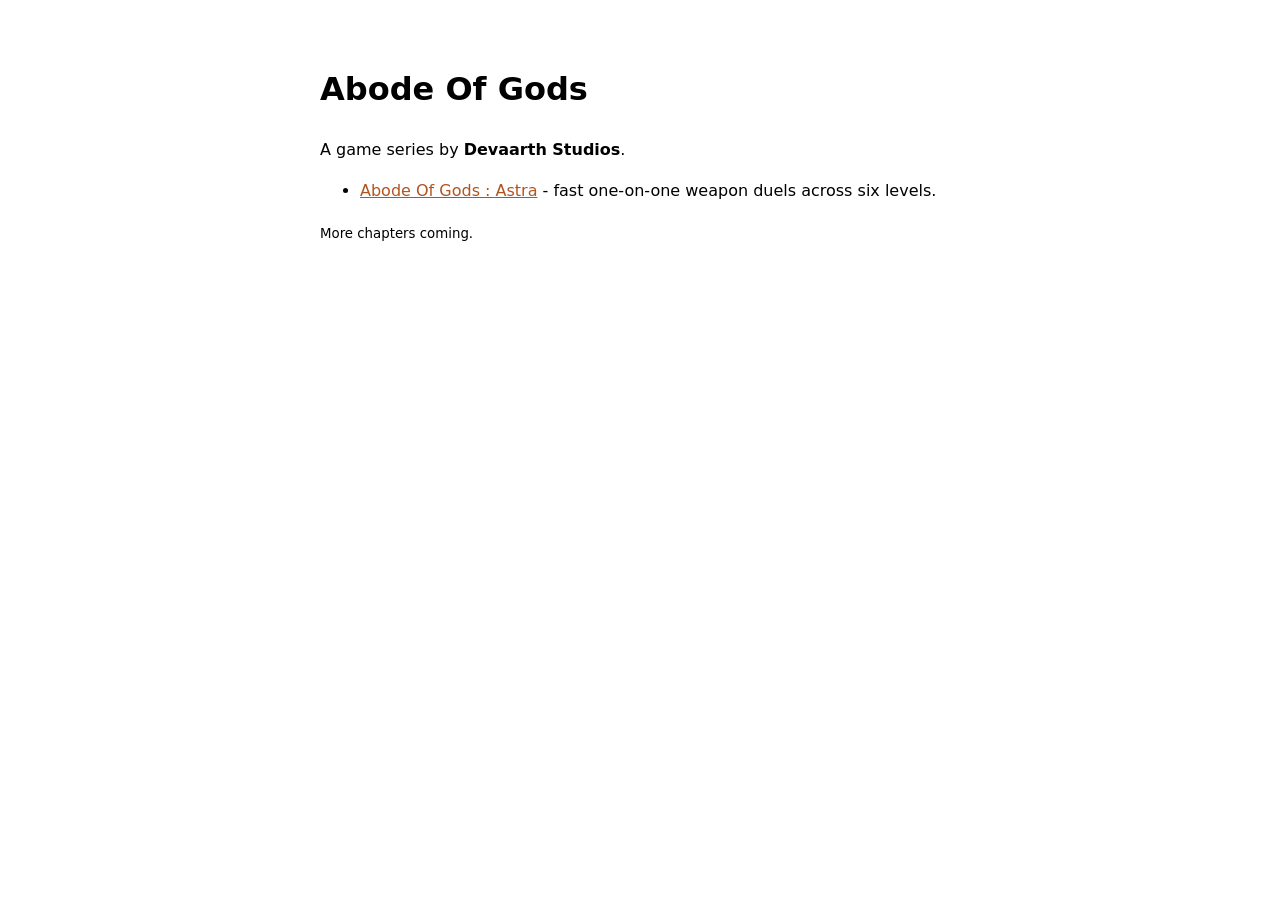
<file: index.html>
<!DOCTYPE html>
<html lang="en">
<head>
<meta charset="utf-8">
<meta name="viewport" content="width=device-width, initial-scale=1">
<title>Abode Of Gods by Devaarth Studios</title>
<style>body{font-family:system-ui,sans-serif;max-width:640px;margin:4rem auto;padding:0 1rem;line-height:1.6}a{color:#b3541e}</style>
</head>
<body>
<h1>Abode Of Gods</h1>
<p>A game series by <strong>Devaarth Studios</strong>.</p>
<ul>
<li><a href="Astra/">Abode Of Gods : Astra</a> - fast one-on-one weapon duels across six levels.</li>
</ul>
<p><small>More chapters coming.</small></p>
</body>
</html>
</file>
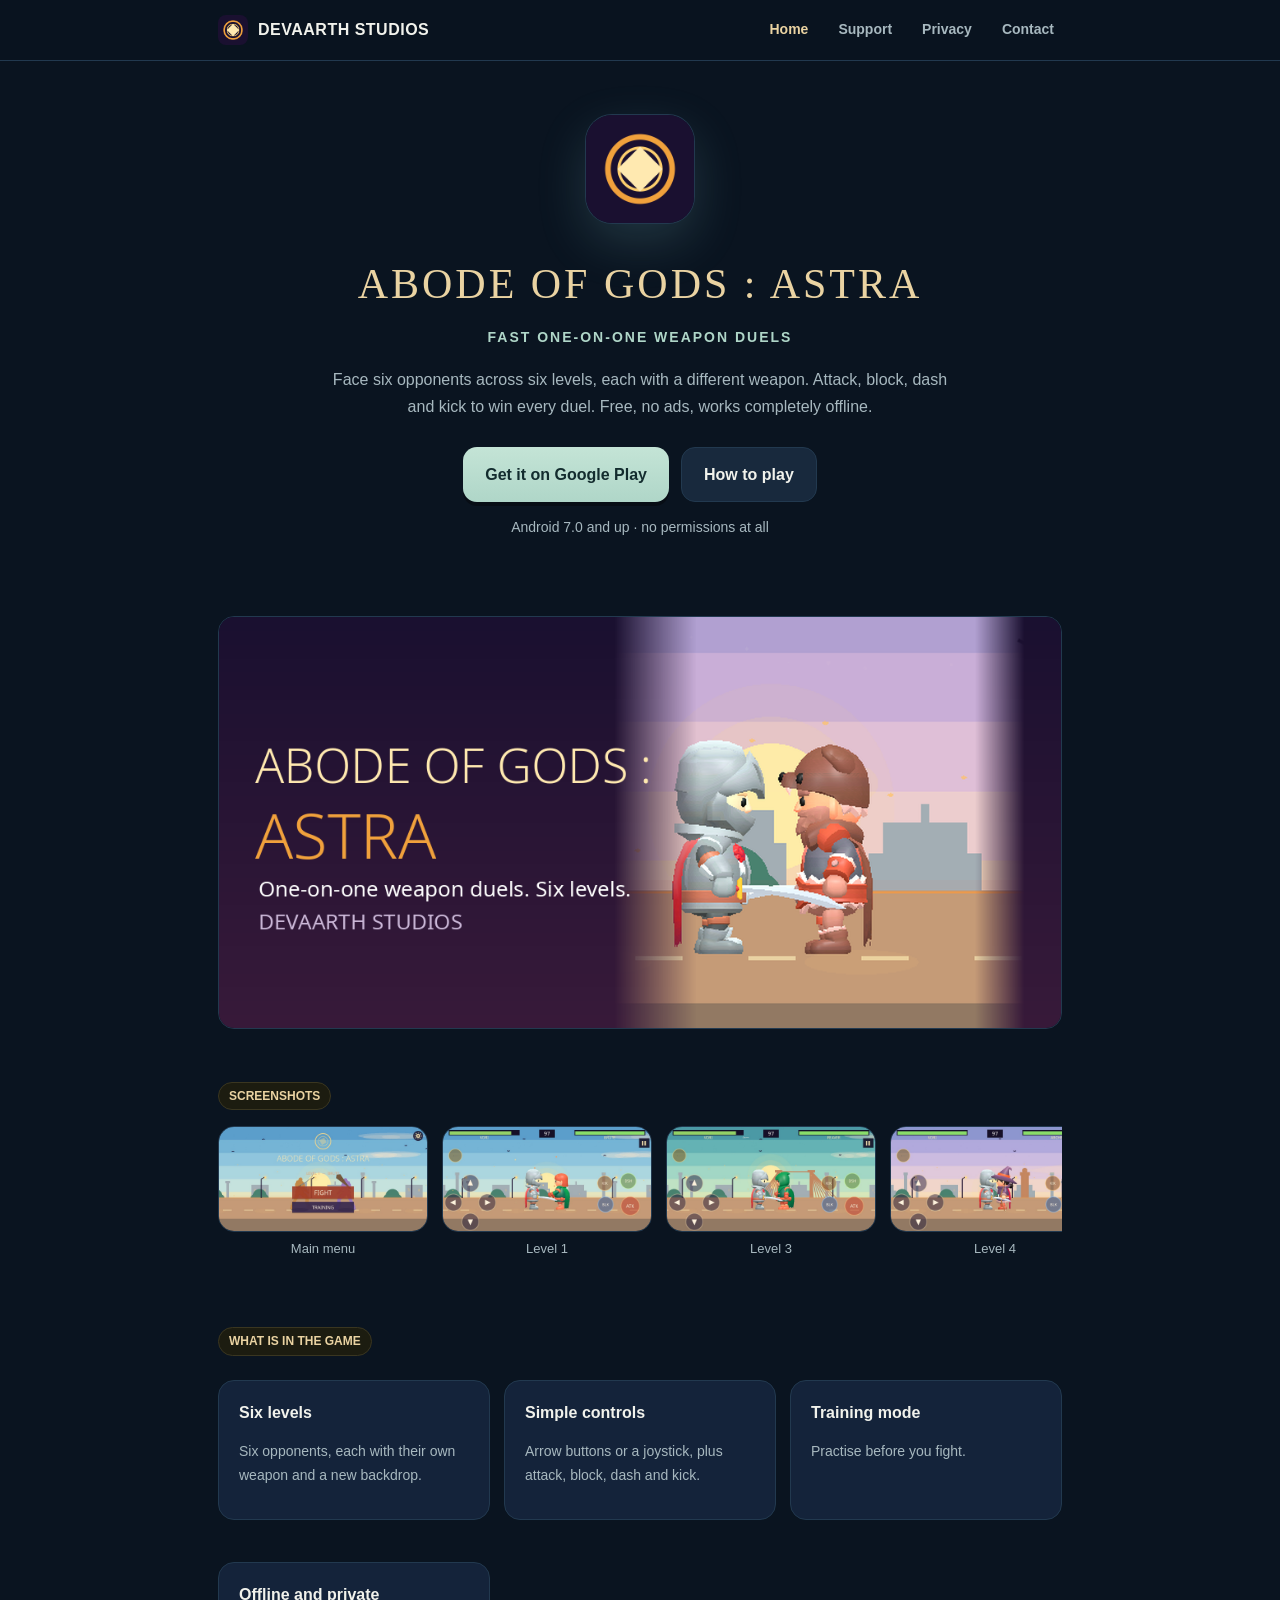
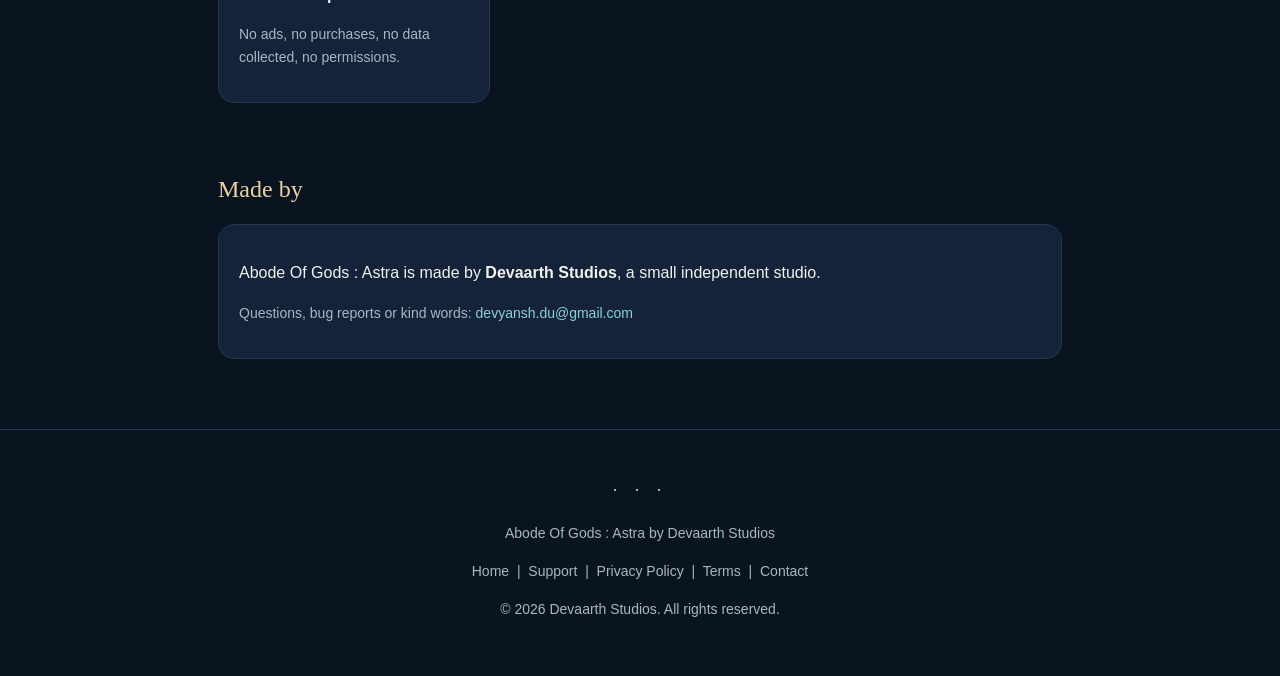
<file: Astra/index.html>
<!DOCTYPE html>
<html lang="en">
<head>
<meta charset="utf-8">
<meta name="viewport" content="width=device-width, initial-scale=1">
<title>Abode Of Gods : Astra by Devaarth Studios</title>
<meta name="description" content="Abode Of Gods : Astra is a fast one-on-one weapon duel game with six levels. No ads, no purchases, plays offline.">
<meta property="og:title" content="Abode Of Gods : Astra by Devaarth Studios">
<meta property="og:description" content="Abode Of Gods : Astra is a fast one-on-one weapon duel game with six levels. No ads, no purchases, plays offline.">
<meta property="og:image" content="feature.png">
<meta property="og:type" content="website">
<link rel="icon" href="icon.png">
<link rel="stylesheet" href="style.css">
</head>
<body>
<header>
  <nav class="nav">
    <a class="brand" href="index.html"><img src="icon-192.png" alt="Abode Of Gods : Astra icon"><span class="word">DEVAARTH STUDIOS</span></a>
    <span class="spacer"></span>
    <a class="link active" href="index.html">Home</a>
    <a class="link" href="support.html">Support</a>
    <a class="link" href="privacy.html">Privacy</a>
    <a class="link" href="contact.html">Contact</a>
  </nav>
</header>
<main class="wrap">

  <div class="hero">
    <img class="logo" src="icon.png" alt="Abode Of Gods : Astra">
    <h1>ABODE OF GODS : ASTRA</h1>
    <p class="tagline">FAST ONE-ON-ONE WEAPON DUELS</p>
    <p class="lead">Face six opponents across six levels, each with a different weapon. Attack, block, dash and kick to win every duel. Free, no ads, works completely offline.</p>
    <div class="btnrow">
      <a class="btn" href="https://play.google.com/store/apps/details?id=com.devaarthstudios.abodeofgodsastra">Get it on Google Play</a>
      <a class="btn ghost" href="support.html">How to play</a>
    </div>
    <p class="muted">Android 7.0 and up &middot; no permissions at all</p>
  </div>
  <section><img class="feature" src="feature.png" alt="Abode Of Gods : Astra feature graphic"></section>
  <section>
    <div class="pill">SCREENSHOTS</div>
    <div class="shots"><figure><img src="shot_menu.jpg" alt="Main menu" loading="lazy"><figcaption>Main menu</figcaption></figure><figure><img src="shot_level1.jpg" alt="Level 1" loading="lazy"><figcaption>Level 1</figcaption></figure><figure><img src="shot_level3.jpg" alt="Level 3" loading="lazy"><figcaption>Level 3</figcaption></figure><figure><img src="shot_level4.jpg" alt="Level 4" loading="lazy"><figcaption>Level 4</figcaption></figure><figure><img src="shot_level6.jpg" alt="Level 6" loading="lazy"><figcaption>Level 6</figcaption></figure></div>
  </section>
  <section>
    <div class="pill">WHAT IS IN THE GAME</div>
    <div class="grid">
      <div class="card"><h3>Six levels</h3><p class="muted">Six opponents, each with their own weapon and a new backdrop.</p></div>
      <div class="card"><h3>Simple controls</h3><p class="muted">Arrow buttons or a joystick, plus attack, block, dash and kick.</p></div>
      <div class="card"><h3>Training mode</h3><p class="muted">Practise before you fight.</p></div>
      <div class="card"><h3>Offline and private</h3><p class="muted">No ads, no purchases, no data collected, no permissions.</p></div>
    </div>
  </section>
  <section>
    <h2>Made by</h2>
    <div class="card"><p>Abode Of Gods : Astra is made by <strong>Devaarth Studios</strong>, a small independent studio.</p>
    <p class="muted">Questions, bug reports or kind words: <a href="mailto:devyansh.du@gmail.com">devyansh.du@gmail.com</a></p></div>
  </section>

</main>
<footer>
  <div class="wrap">
    <p class="dots">&middot; &middot; &middot;</p>
    <p>Abode Of Gods : Astra by Devaarth Studios</p>
    <p>
      <a href="index.html">Home</a> &nbsp;|&nbsp;
      <a href="support.html">Support</a> &nbsp;|&nbsp;
      <a href="privacy.html">Privacy Policy</a> &nbsp;|&nbsp;
      <a href="terms.html">Terms</a> &nbsp;|&nbsp;
      <a href="contact.html">Contact</a>
    </p>
    <p class="muted">&copy; 2026 Devaarth Studios. All rights reserved.</p>
  </div>
</footer>
</body>
</html>
</file>
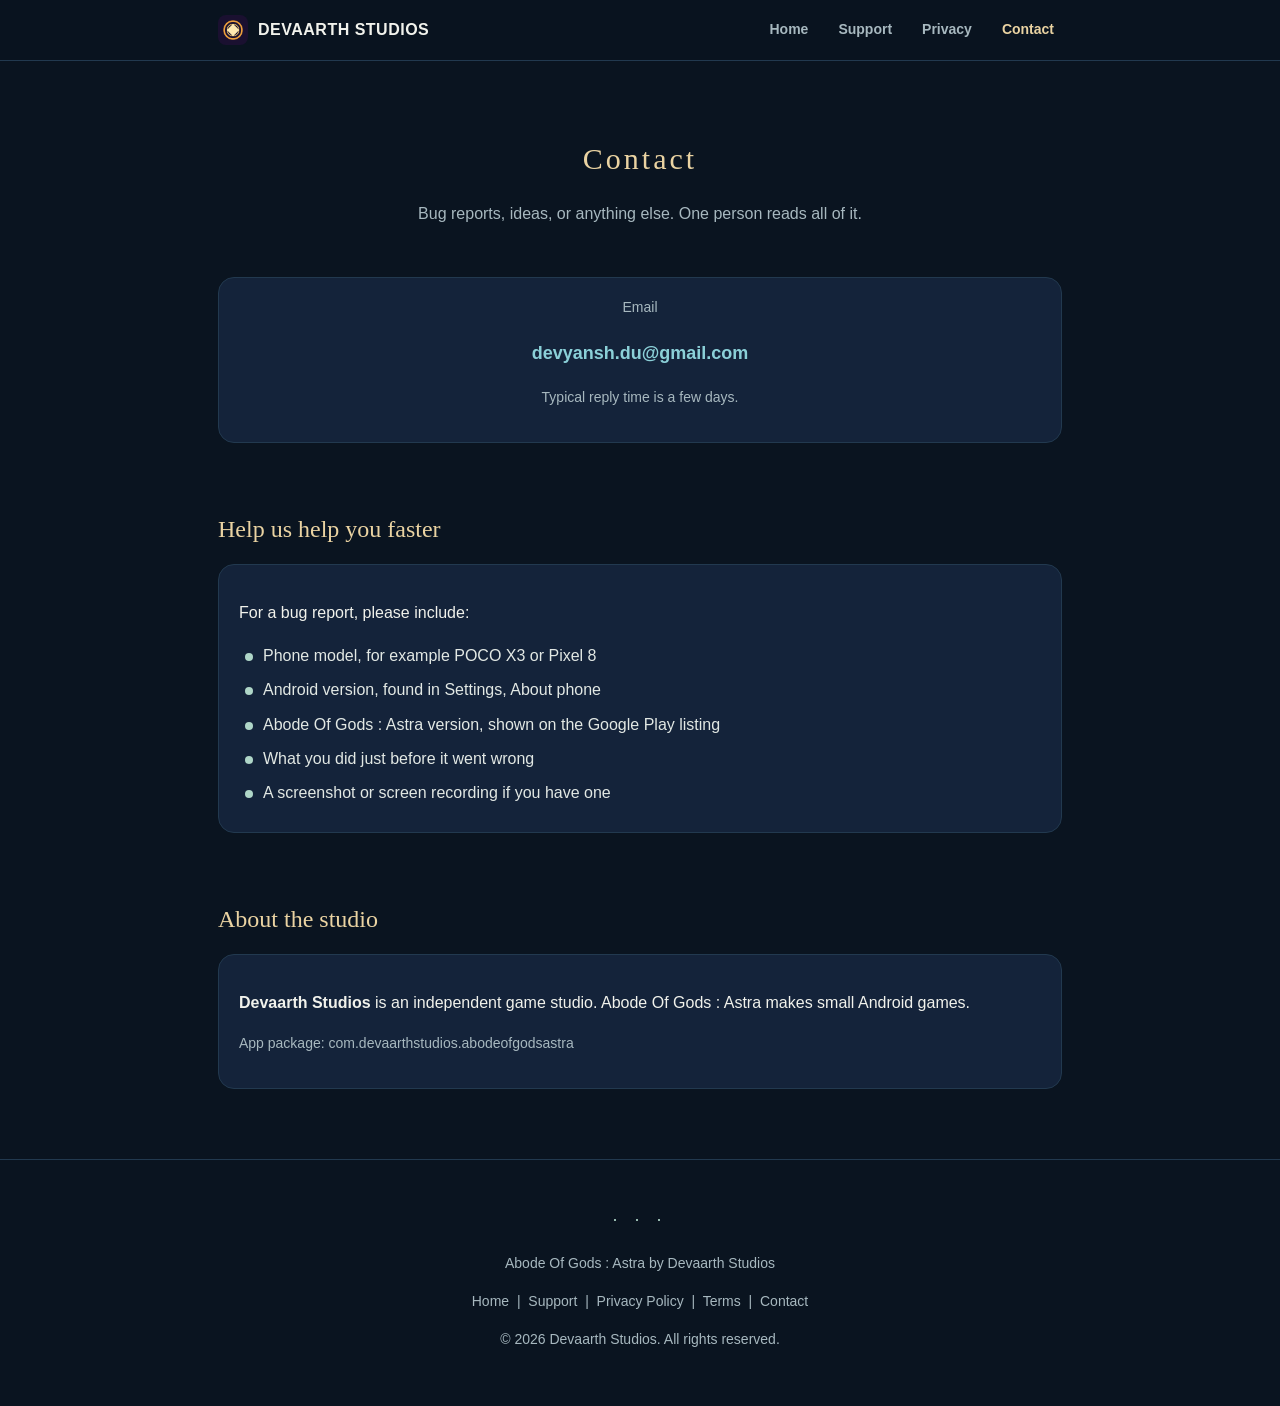
<file: Astra/contact.html>
<!DOCTYPE html>
<html lang="en">
<head>
<meta charset="utf-8">
<meta name="viewport" content="width=device-width, initial-scale=1">
<title>Contact - Abode Of Gods : Astra</title>
<meta name="description" content="Contact Devaarth Studios about Abode Of Gods : Astra.">
<meta property="og:title" content="Contact - Abode Of Gods : Astra">
<meta property="og:description" content="Contact Devaarth Studios about Abode Of Gods : Astra.">
<meta property="og:image" content="feature.png">
<meta property="og:type" content="website">
<link rel="icon" href="icon.png">
<link rel="stylesheet" href="style.css">
</head>
<body>
<header>
  <nav class="nav">
    <a class="brand" href="index.html"><img src="icon-192.png" alt="Abode Of Gods : Astra icon"><span class="word">DEVAARTH STUDIOS</span></a>
    <span class="spacer"></span>
    <a class="link" href="index.html">Home</a>
    <a class="link" href="support.html">Support</a>
    <a class="link" href="privacy.html">Privacy</a>
    <a class="link active" href="contact.html">Contact</a>
  </nav>
</header>
<main class="wrap">
<div class="hero" style="padding-bottom:10px"><h1 style="font-size:30px">Contact</h1><p class="lead">Bug reports, ideas, or anything else. One person reads all of it.</p></div>
  <section><div class="card" style="text-align:center"><p class="muted" style="margin-top:0">Email</p>
  <p class="mail"><a href="mailto:devyansh.du@gmail.com">devyansh.du@gmail.com</a></p><p class="muted">Typical reply time is a few days.</p></div></section>
  <section><h2>Help us help you faster</h2><div class="card"><p>For a bug report, please include:</p><ul class="clean">
    <li>Phone model, for example POCO X3 or Pixel 8</li><li>Android version, found in Settings, About phone</li>
    <li>Abode Of Gods : Astra version, shown on the Google Play listing</li><li>What you did just before it went wrong</li>
    <li>A screenshot or screen recording if you have one</li></ul></div></section>
  <section><h2>About the studio</h2><div class="card"><p><strong>Devaarth Studios</strong> is an independent game studio. Abode Of Gods : Astra makes small Android games.</p>
  <p class="muted">App package: com.devaarthstudios.abodeofgodsastra</p></div></section>

</main>
<footer>
  <div class="wrap">
    <p class="dots">&middot; &middot; &middot;</p>
    <p>Abode Of Gods : Astra by Devaarth Studios</p>
    <p>
      <a href="index.html">Home</a> &nbsp;|&nbsp;
      <a href="support.html">Support</a> &nbsp;|&nbsp;
      <a href="privacy.html">Privacy Policy</a> &nbsp;|&nbsp;
      <a href="terms.html">Terms</a> &nbsp;|&nbsp;
      <a href="contact.html">Contact</a>
    </p>
    <p class="muted">&copy; 2026 Devaarth Studios. All rights reserved.</p>
  </div>
</footer>
</body>
</html>
</file>
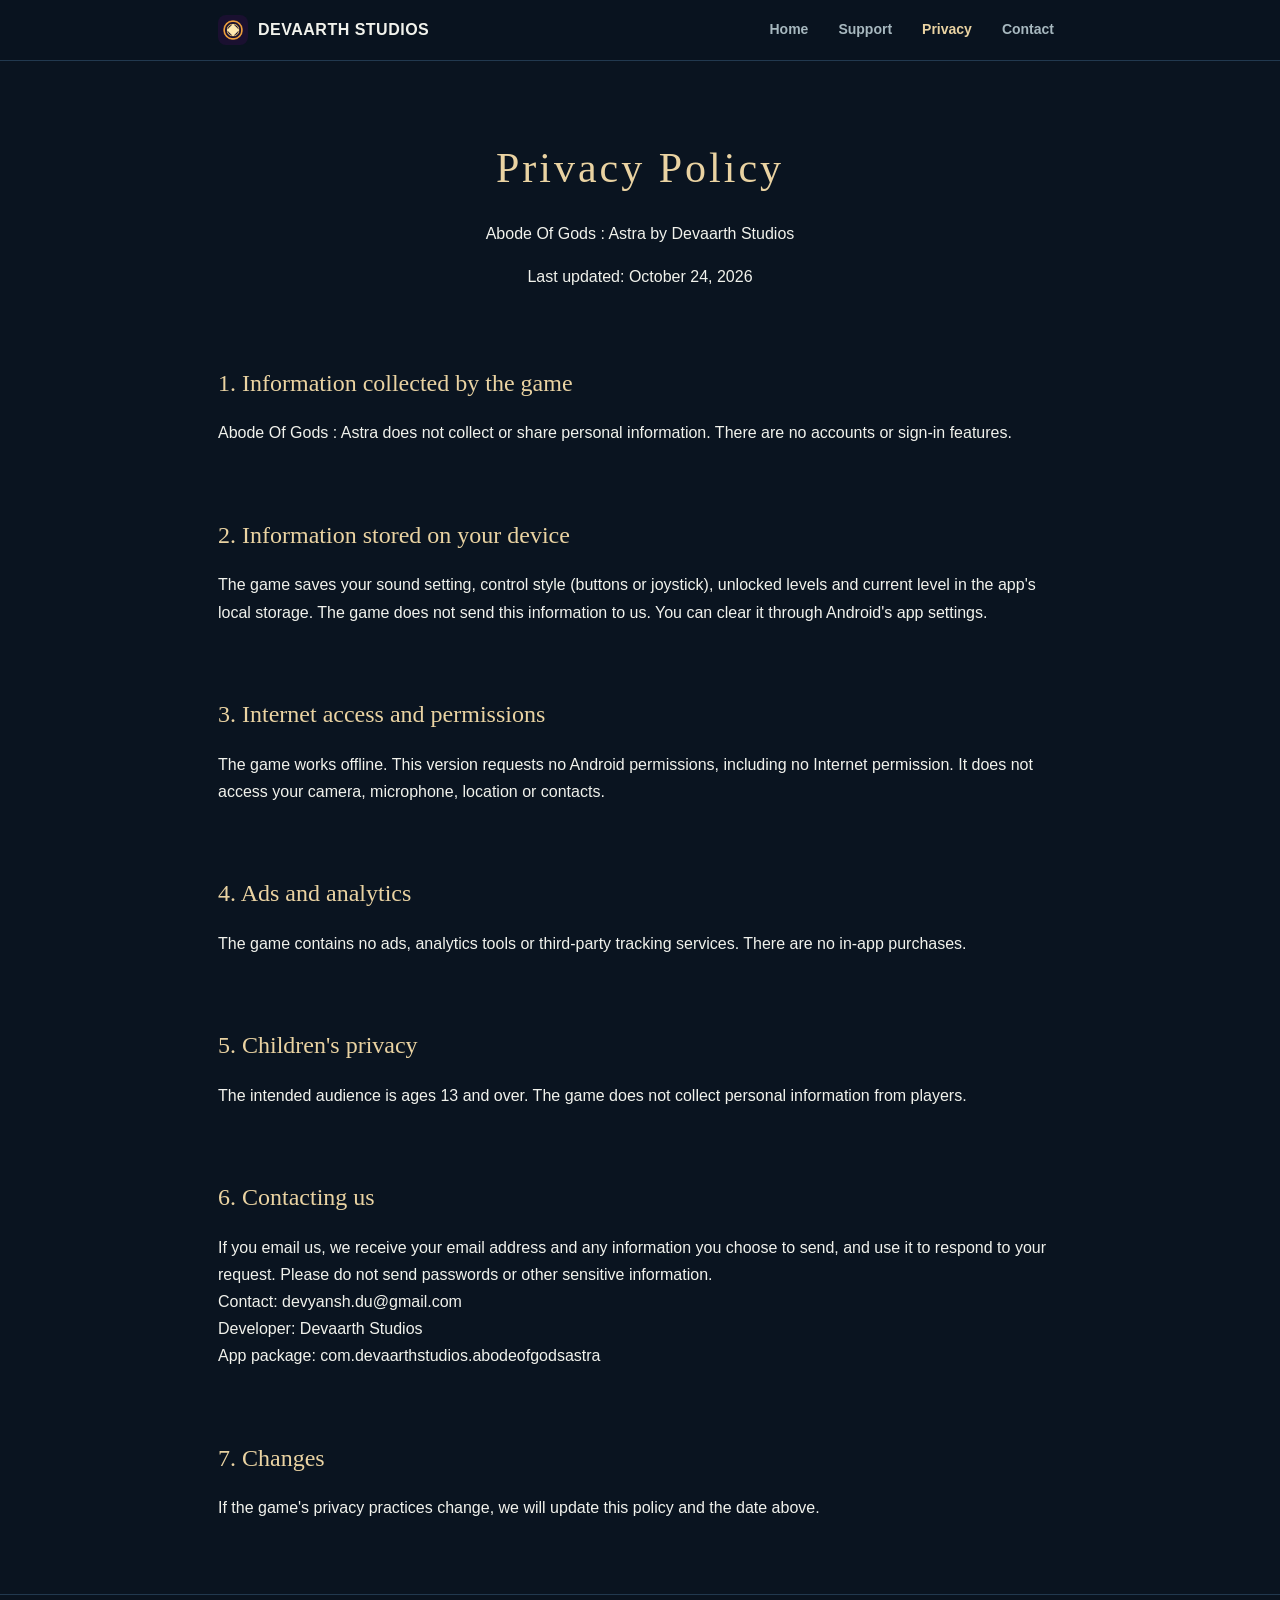
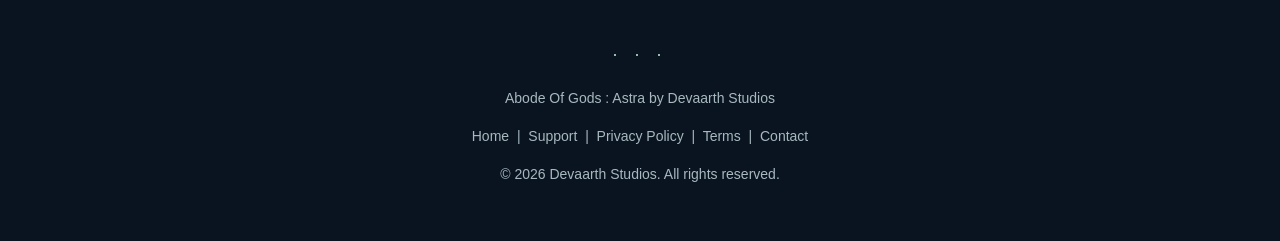
<file: Astra/privacy.html>
<!DOCTYPE html>
<html lang="en">
<head>
<meta charset="utf-8">
<meta name="viewport" content="width=device-width, initial-scale=1">
<title>Privacy Policy - Abode Of Gods : Astra</title>
<meta name="description" content="Privacy policy for Abode Of Gods : Astra by Devaarth Studios. The game collects no data, has no ads and no internet access.">
<meta property="og:title" content="Privacy Policy - Abode Of Gods : Astra">
<meta property="og:description" content="Privacy policy for Abode Of Gods : Astra by Devaarth Studios. The game collects no data, has no ads and no internet access.">
<meta property="og:image" content="feature.png">
<meta property="og:type" content="website">
<link rel="icon" href="icon.png">
<link rel="stylesheet" href="style.css">
</head>
<body>
<header>
  <nav class="nav">
    <a class="brand" href="index.html"><img src="icon-192.png" alt="Abode Of Gods : Astra icon"><span class="word">DEVAARTH STUDIOS</span></a>
    <span class="spacer"></span>
    <a class="link" href="index.html">Home</a>
    <a class="link" href="support.html">Support</a>
    <a class="link active" href="privacy.html">Privacy</a>
    <a class="link" href="contact.html">Contact</a>
  </nav>
</header>
<main class="wrap"><div class="hero"><h1>Privacy Policy</h1><p>Abode Of Gods : Astra by Devaarth Studios</p><p>Last updated: October 24, 2026</p></div><section><h2>1. Information collected by the game</h2><p>Abode Of Gods : Astra does not collect or share personal information. There are no accounts or sign-in features.</p></section><section><h2>2. Information stored on your device</h2><p>The game saves your sound setting, control style (buttons or joystick), unlocked levels and current level in the app&#x27;s local storage. The game does not send this information to us. You can clear it through Android&#x27;s app settings.</p></section><section><h2>3. Internet access and permissions</h2><p>The game works offline. This version requests no Android permissions, including no Internet permission. It does not access your camera, microphone, location or contacts.</p></section><section><h2>4. Ads and analytics</h2><p>The game contains no ads, analytics tools or third-party tracking services. There are no in-app purchases.</p></section><section><h2>5. Children&#x27;s privacy</h2><p>The intended audience is ages 13 and over. The game does not collect personal information from players.</p></section><section><h2>6. Contacting us</h2><p>If you email us, we receive your email address and any information you choose to send, and use it to respond to your request. Please do not send passwords or other sensitive information.<br>Contact: devyansh.du@gmail.com<br>Developer: Devaarth Studios<br>App package: com.devaarthstudios.abodeofgodsastra</p></section><section><h2>7. Changes</h2><p>If the game&#x27;s privacy practices change, we will update this policy and the date above.</p></section></main>
<footer>
  <div class="wrap">
    <p class="dots">&middot; &middot; &middot;</p>
    <p>Abode Of Gods : Astra by Devaarth Studios</p>
    <p>
      <a href="index.html">Home</a> &nbsp;|&nbsp;
      <a href="support.html">Support</a> &nbsp;|&nbsp;
      <a href="privacy.html">Privacy Policy</a> &nbsp;|&nbsp;
      <a href="terms.html">Terms</a> &nbsp;|&nbsp;
      <a href="contact.html">Contact</a>
    </p>
    <p class="muted">&copy; 2026 Devaarth Studios. All rights reserved.</p>
  </div>
</footer>
</body>
</html>
</file>
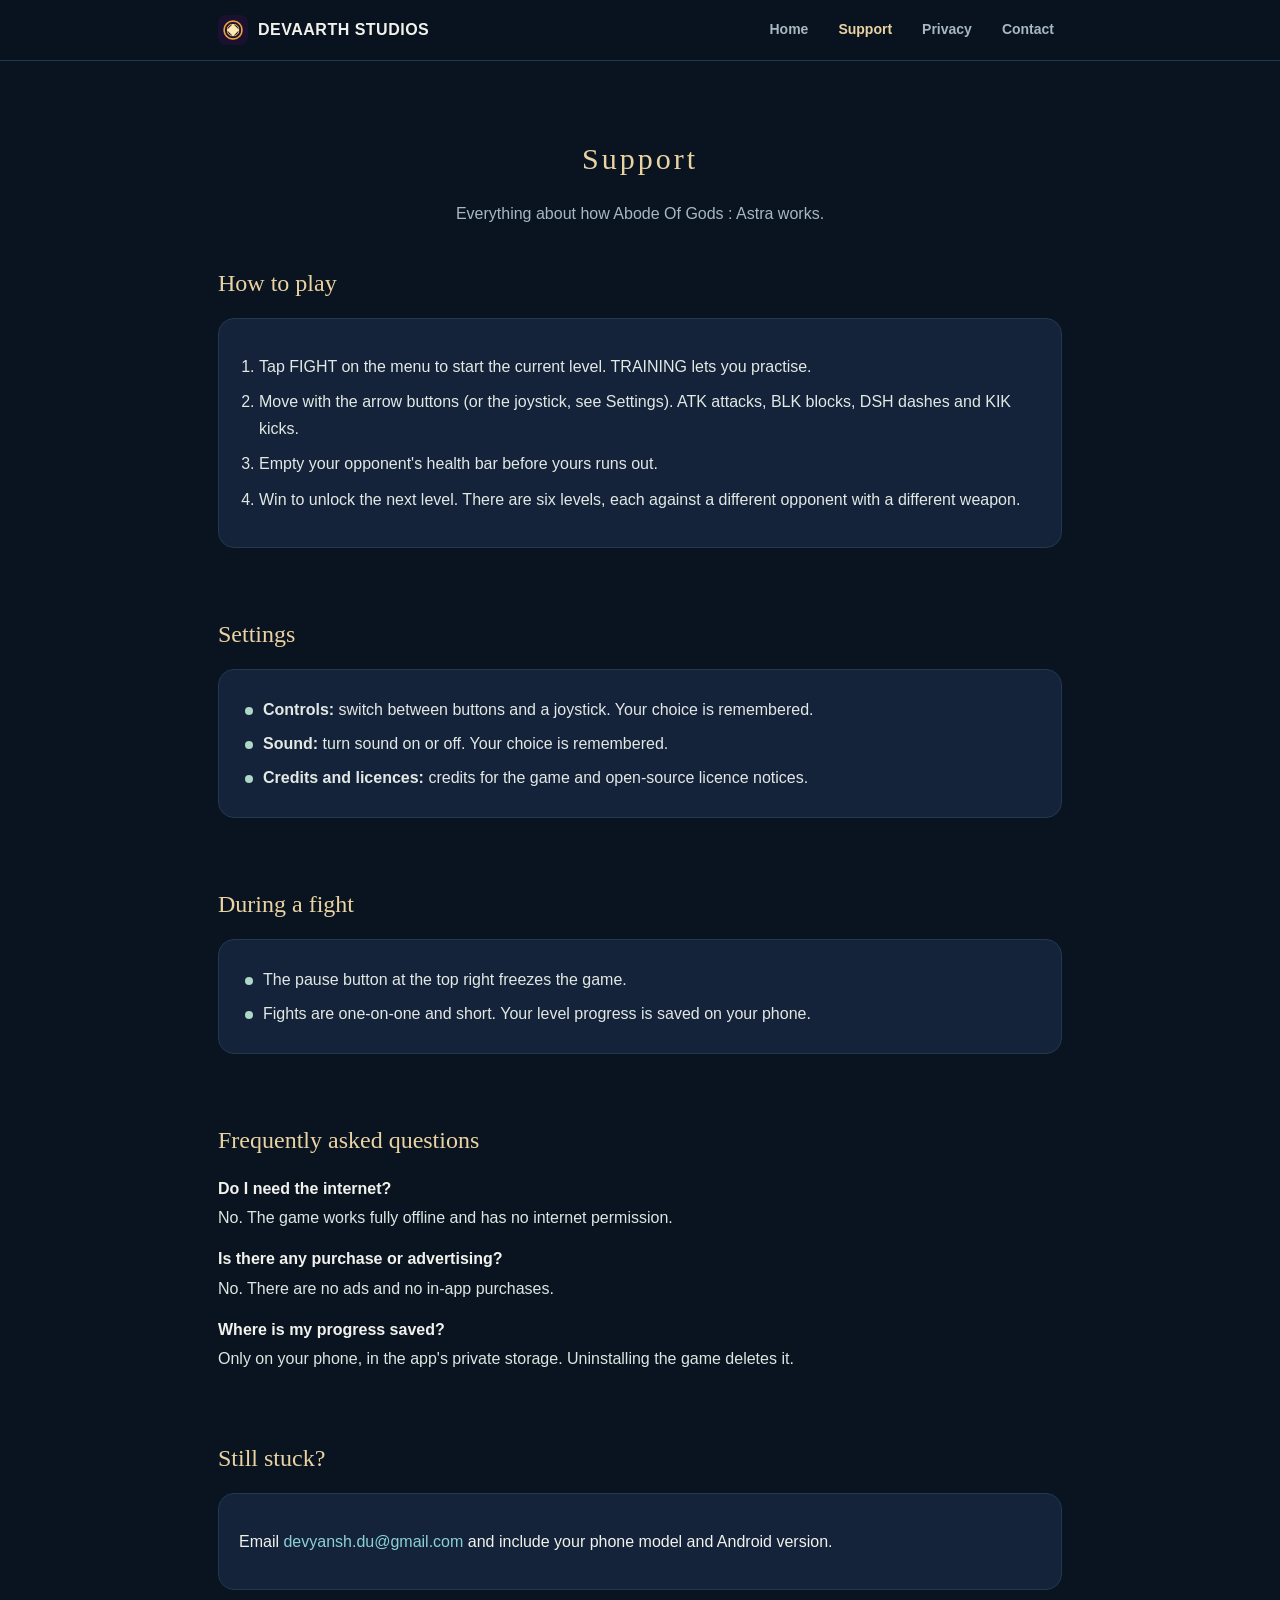
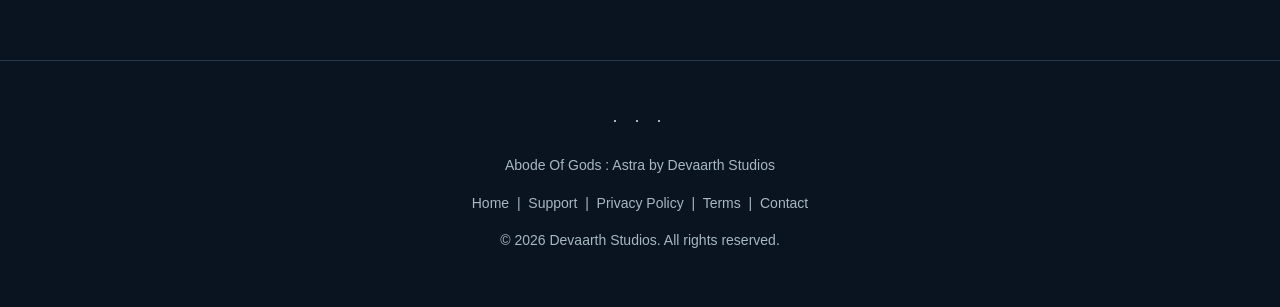
<file: Astra/support.html>
<!DOCTYPE html>
<html lang="en">
<head>
<meta charset="utf-8">
<meta name="viewport" content="width=device-width, initial-scale=1">
<title>Support - Abode Of Gods : Astra</title>
<meta name="description" content="Support and how to play Abode Of Gods : Astra by Devaarth Studios.">
<meta property="og:title" content="Support - Abode Of Gods : Astra">
<meta property="og:description" content="How to play Abode Of Gods : Astra, scoring, sound controls and troubleshooting.">
<meta property="og:image" content="feature.png">
<meta property="og:type" content="website">
<link rel="icon" href="icon.png">
<link rel="stylesheet" href="style.css">
</head>
<body>
<header>
  <nav class="nav">
    <a class="brand" href="index.html"><img src="icon-192.png" alt="Abode Of Gods : Astra icon"><span class="word">DEVAARTH STUDIOS</span></a>
    <span class="spacer"></span>
    <a class="link" href="index.html">Home</a>
    <a class="link active" href="support.html">Support</a>
    <a class="link" href="privacy.html">Privacy</a>
    <a class="link" href="contact.html">Contact</a>
  </nav>
</header>
<main class="wrap">
<div class="hero" style="padding-bottom:10px"><h1 style="font-size:30px">Support</h1><p class="lead">Everything about how Abode Of Gods : Astra works.</p></div>
  <section><h2>How to play</h2>
  <div class="card"><ol class="steps">
    <li>Tap FIGHT on the menu to start the current level. TRAINING lets you practise.</li>
    <li>Move with the arrow buttons (or the joystick, see Settings). ATK attacks, BLK blocks, DSH dashes and KIK kicks.</li>
    <li>Empty your opponent's health bar before yours runs out.</li>
    <li>Win to unlock the next level. There are six levels, each against a different opponent with a different weapon.</li>
  </ol></div></section>
  <section><h2>Settings</h2>
  <div class="card"><ul class="clean">
    <li><strong>Controls:</strong> switch between buttons and a joystick. Your choice is remembered.</li>
    <li><strong>Sound:</strong> turn sound on or off. Your choice is remembered.</li>
    <li><strong>Credits and licences:</strong> credits for the game and open-source licence notices.</li>
  </ul></div></section>
  <section><h2>During a fight</h2>
  <div class="card"><ul class="clean">
    <li>The pause button at the top right freezes the game.</li>
    <li>Fights are one-on-one and short. Your level progress is saved on your phone.</li>
  </ul></div></section>
  <section><h2>Frequently asked questions</h2>
    <div class="qa"><div class="q">Do I need the internet?</div><div class="a">No. The game works fully offline and has no internet permission.</div></div>
    <div class="qa"><div class="q">Is there any purchase or advertising?</div><div class="a">No. There are no ads and no in-app purchases.</div></div>
    <div class="qa"><div class="q">Where is my progress saved?</div><div class="a">Only on your phone, in the app's private storage. Uninstalling the game deletes it.</div></div>
  </section>
  <section><h2>Still stuck?</h2>
  <div class="card"><p>Email <a href="mailto:devyansh.du@gmail.com">devyansh.du@gmail.com</a> and include your phone model and Android version.</p></div></section>

</main>
<footer>
  <div class="wrap">
    <p class="dots">&middot; &middot; &middot;</p>
    <p>Abode Of Gods : Astra by Devaarth Studios</p>
    <p>
      <a href="index.html">Home</a> &nbsp;|&nbsp;
      <a href="support.html">Support</a> &nbsp;|&nbsp;
      <a href="privacy.html">Privacy Policy</a> &nbsp;|&nbsp;
      <a href="terms.html">Terms</a> &nbsp;|&nbsp;
      <a href="contact.html">Contact</a>
    </p>
    <p class="muted">&copy; 2026 Devaarth Studios. All rights reserved.</p>
  </div>
</footer>
</body>
</html>
</file>
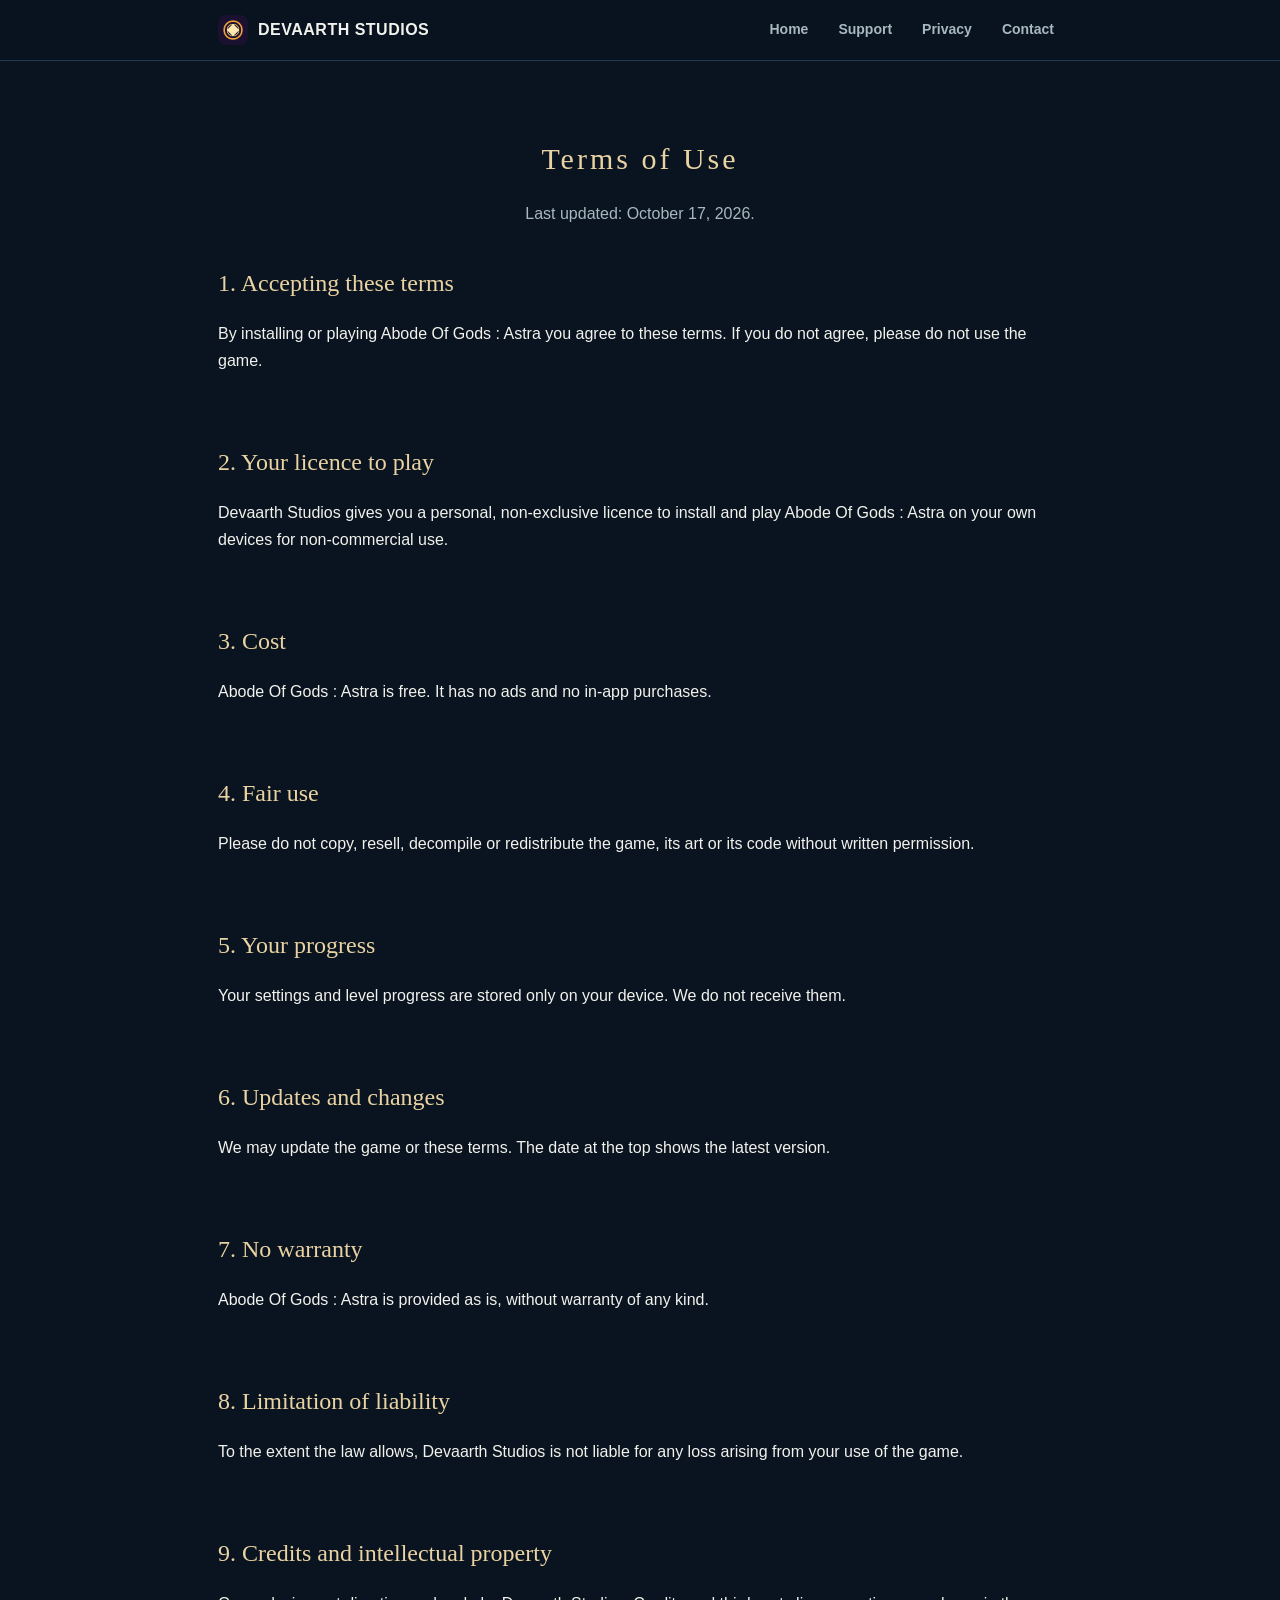
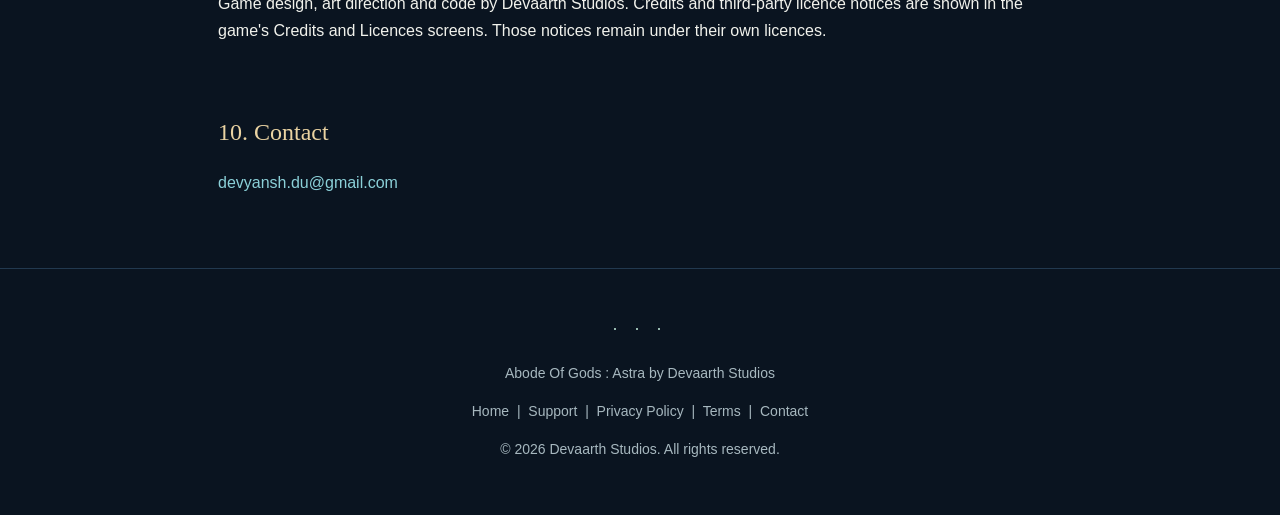
<file: Astra/terms.html>
<!DOCTYPE html>
<html lang="en">
<head>
<meta charset="utf-8">
<meta name="viewport" content="width=device-width, initial-scale=1">
<title>Terms of Use - Abode Of Gods : Astra</title>
<meta name="description" content="Terms of use for Abode Of Gods : Astra by Devaarth Studios.">
<meta property="og:title" content="Terms of Use - Abode Of Gods : Astra">
<meta property="og:description" content="Terms of use for Abode Of Gods : Astra by Devaarth Studios.">
<meta property="og:image" content="feature.png">
<meta property="og:type" content="website">
<link rel="icon" href="icon.png">
<link rel="stylesheet" href="style.css">
</head>
<body>
<header>
  <nav class="nav">
    <a class="brand" href="index.html"><img src="icon-192.png" alt="Abode Of Gods : Astra icon"><span class="word">DEVAARTH STUDIOS</span></a>
    <span class="spacer"></span>
    <a class="link" href="index.html">Home</a>
    <a class="link" href="support.html">Support</a>
    <a class="link" href="privacy.html">Privacy</a>
    <a class="link" href="contact.html">Contact</a>
  </nav>
</header>
<main class="wrap">
<div class="hero" style="padding-bottom:10px"><h1 style="font-size:30px">Terms of Use</h1><p class="lead">Last updated: October 17, 2026.</p></div>
  <section><h2>1. Accepting these terms</h2><p>By installing or playing Abode Of Gods : Astra you agree to these terms. If you do not agree, please do not use the game.</p></section>
  <section><h2>2. Your licence to play</h2><p>Devaarth Studios gives you a personal, non-exclusive licence to install and play Abode Of Gods : Astra on your own devices for non-commercial use.</p></section>
  <section><h2>3. Cost</h2><p>Abode Of Gods : Astra is free. It has no ads and no in-app purchases.</p></section>
  <section><h2>4. Fair use</h2><p>Please do not copy, resell, decompile or redistribute the game, its art or its code without written permission.</p></section>
  <section><h2>5. Your progress</h2><p>Your settings and level progress are stored only on your device. We do not receive them.</p></section>
  <section><h2>6. Updates and changes</h2><p>We may update the game or these terms. The date at the top shows the latest version.</p></section>
  <section><h2>7. No warranty</h2><p>Abode Of Gods : Astra is provided as is, without warranty of any kind.</p></section>
  <section><h2>8. Limitation of liability</h2><p>To the extent the law allows, Devaarth Studios is not liable for any loss arising from your use of the game.</p></section>
  <section><h2>9. Credits and intellectual property</h2><p>Game design, art direction and code by Devaarth Studios. Credits and third-party licence notices are shown in the game's Credits and Licences screens. Those notices remain under their own licences.</p></section>
  <section><h2>10. Contact</h2><p><a href="mailto:devyansh.du@gmail.com">devyansh.du@gmail.com</a></p></section>

</main>
<footer>
  <div class="wrap">
    <p class="dots">&middot; &middot; &middot;</p>
    <p>Abode Of Gods : Astra by Devaarth Studios</p>
    <p>
      <a href="index.html">Home</a> &nbsp;|&nbsp;
      <a href="support.html">Support</a> &nbsp;|&nbsp;
      <a href="privacy.html">Privacy Policy</a> &nbsp;|&nbsp;
      <a href="terms.html">Terms</a> &nbsp;|&nbsp;
      <a href="contact.html">Contact</a>
    </p>
    <p class="muted">&copy; 2026 Devaarth Studios. All rights reserved.</p>
  </div>
</footer>
</body>
</html>
</file>
<file: Astra/style.css>
:root{--bg:#0a1420;--bg2:#101a2c;--card:#14233a;--line:#22394f;--text:#f1f2ec;--dim:#a7b8bf;--mint:#afd6c8;--gold:#ead3a2;--sky:#8bd0d8;}
*{box-sizing:border-box}
html{scroll-behavior:smooth}
body{margin:0;background:var(--bg);color:var(--text);font:16px/1.7 -apple-system,"Segoe UI",Roboto,Arial,sans-serif;-webkit-font-smoothing:antialiased}
a{color:var(--sky);text-decoration:none}
a:hover{text-decoration:underline}
.wrap{max-width:880px;margin:0 auto;padding:0 18px}
header{position:sticky;top:0;z-index:20;background:rgba(10,20,32,.92);border-bottom:1px solid var(--line);backdrop-filter:blur(8px)}
.nav{display:flex;align-items:center;gap:14px;max-width:880px;margin:0 auto;padding:12px 18px;flex-wrap:wrap}
.brand{display:flex;align-items:center;gap:10px;font-weight:800;letter-spacing:.5px;color:var(--text);white-space:nowrap}
.brand img{width:30px;height:30px;border-radius:8px}
.nav .spacer{flex:1}
.nav a.link{color:var(--dim);font-size:14px;font-weight:600;padding:6px 8px;border-radius:8px}
.nav a.link:hover{color:var(--text);background:#18293d;text-decoration:none}
.nav a.link.active{color:var(--gold)}
.hero{padding:54px 0 30px;text-align:center}
.hero img.logo{width:108px;height:108px;border-radius:26px;box-shadow:0 0 0 1px var(--line),0 18px 50px rgba(139,208,216,.18)}
h1{font-family:Georgia,"Times New Roman",serif;font-size:42px;margin:18px 0 6px;letter-spacing:3px;font-weight:normal;color:var(--gold)}
.tagline{color:var(--mint);font-weight:700;letter-spacing:2px;font-size:14px;margin:0}
.lead{color:var(--dim);max-width:620px;margin:16px auto 0}
.btnrow{display:flex;gap:12px;justify-content:center;flex-wrap:wrap;margin:26px 0 8px}
.btn{display:inline-flex;align-items:center;gap:8px;background:linear-gradient(180deg,#c4e4d6,var(--mint));color:#132c2e;font-weight:800;padding:13px 22px;border-radius:14px;box-shadow:0 4px 0 rgba(0,0,0,.35)}
.btn:hover{text-decoration:none;filter:brightness(1.05)}
.btn.ghost{background:#18293d;color:var(--text);border:1px solid var(--line);box-shadow:none}
section{padding:26px 0}
h2{font-family:Georgia,"Times New Roman",serif;font-weight:normal;font-size:24px;margin:0 0 12px;color:var(--gold)}
h3{font-size:16px;margin:22px 0 6px}
.card{background:var(--card);border:1px solid var(--line);border-radius:16px;padding:18px 20px;margin:14px 0}
.card h3{margin-top:0}
.grid{display:grid;grid-template-columns:repeat(auto-fit,minmax(240px,1fr));gap:14px}
ul.clean{list-style:none;padding-left:0;margin:8px 0}
ul.clean li{padding-left:24px;position:relative;margin:7px 0;color:#e2e8e4}
ul.clean li::before{content:"";position:absolute;left:6px;top:11px;width:8px;height:8px;border-radius:50%;background:var(--mint)}
ol.steps{padding-left:20px;color:#e2e8e4}
ol.steps li{margin:8px 0}
.pill{display:inline-block;font-size:12px;font-weight:700;color:var(--gold);border:1px solid #3a3620;background:#1c1c10;padding:3px 10px;border-radius:999px;margin-bottom:10px}
.muted{color:var(--dim);font-size:14px}
.note{background:#0e1a29;border-left:3px solid var(--mint);border-radius:8px;padding:12px 14px;color:#dde6e2}
.qa{margin:14px 0}.qa .q{font-weight:700}.qa .a{color:#dde6e2;margin-top:2px}
.mail{font-size:18px;font-weight:700;word-break:break-all}
.feature{width:100%;border-radius:16px;border:1px solid var(--line);display:block;margin:6px 0 0}
.shots{display:flex;gap:14px;overflow-x:auto;padding:6px 2px 14px;scroll-snap-type:x mandatory}
.shots figure{margin:0;flex:0 0 auto;width:210px;scroll-snap-align:start}
.shots img{width:100%;border-radius:16px;border:1px solid var(--line);display:block}
.shots figcaption{font-size:13px;color:var(--dim);text-align:center;margin-top:6px}
footer{border-top:1px solid var(--line);margin-top:30px;padding:26px 0 40px;color:var(--dim);font-size:14px;text-align:center}
footer a{color:var(--dim)}
footer .dots{letter-spacing:6px;color:var(--mint);font-size:18px}
@media(max-width:640px){.nav{gap:6px 8px;padding:10px 14px}.nav a.link{font-size:13px;padding:5px 7px}.brand{font-size:13px}.brand img{width:26px;height:26px}h1{font-size:32px}.hero{padding:34px 0 22px}.hero img.logo{width:92px;height:92px}.mail{font-size:16px}.shots figure{width:170px}}
@media(max-width:420px){.brand .word{display:none}}
</file>
